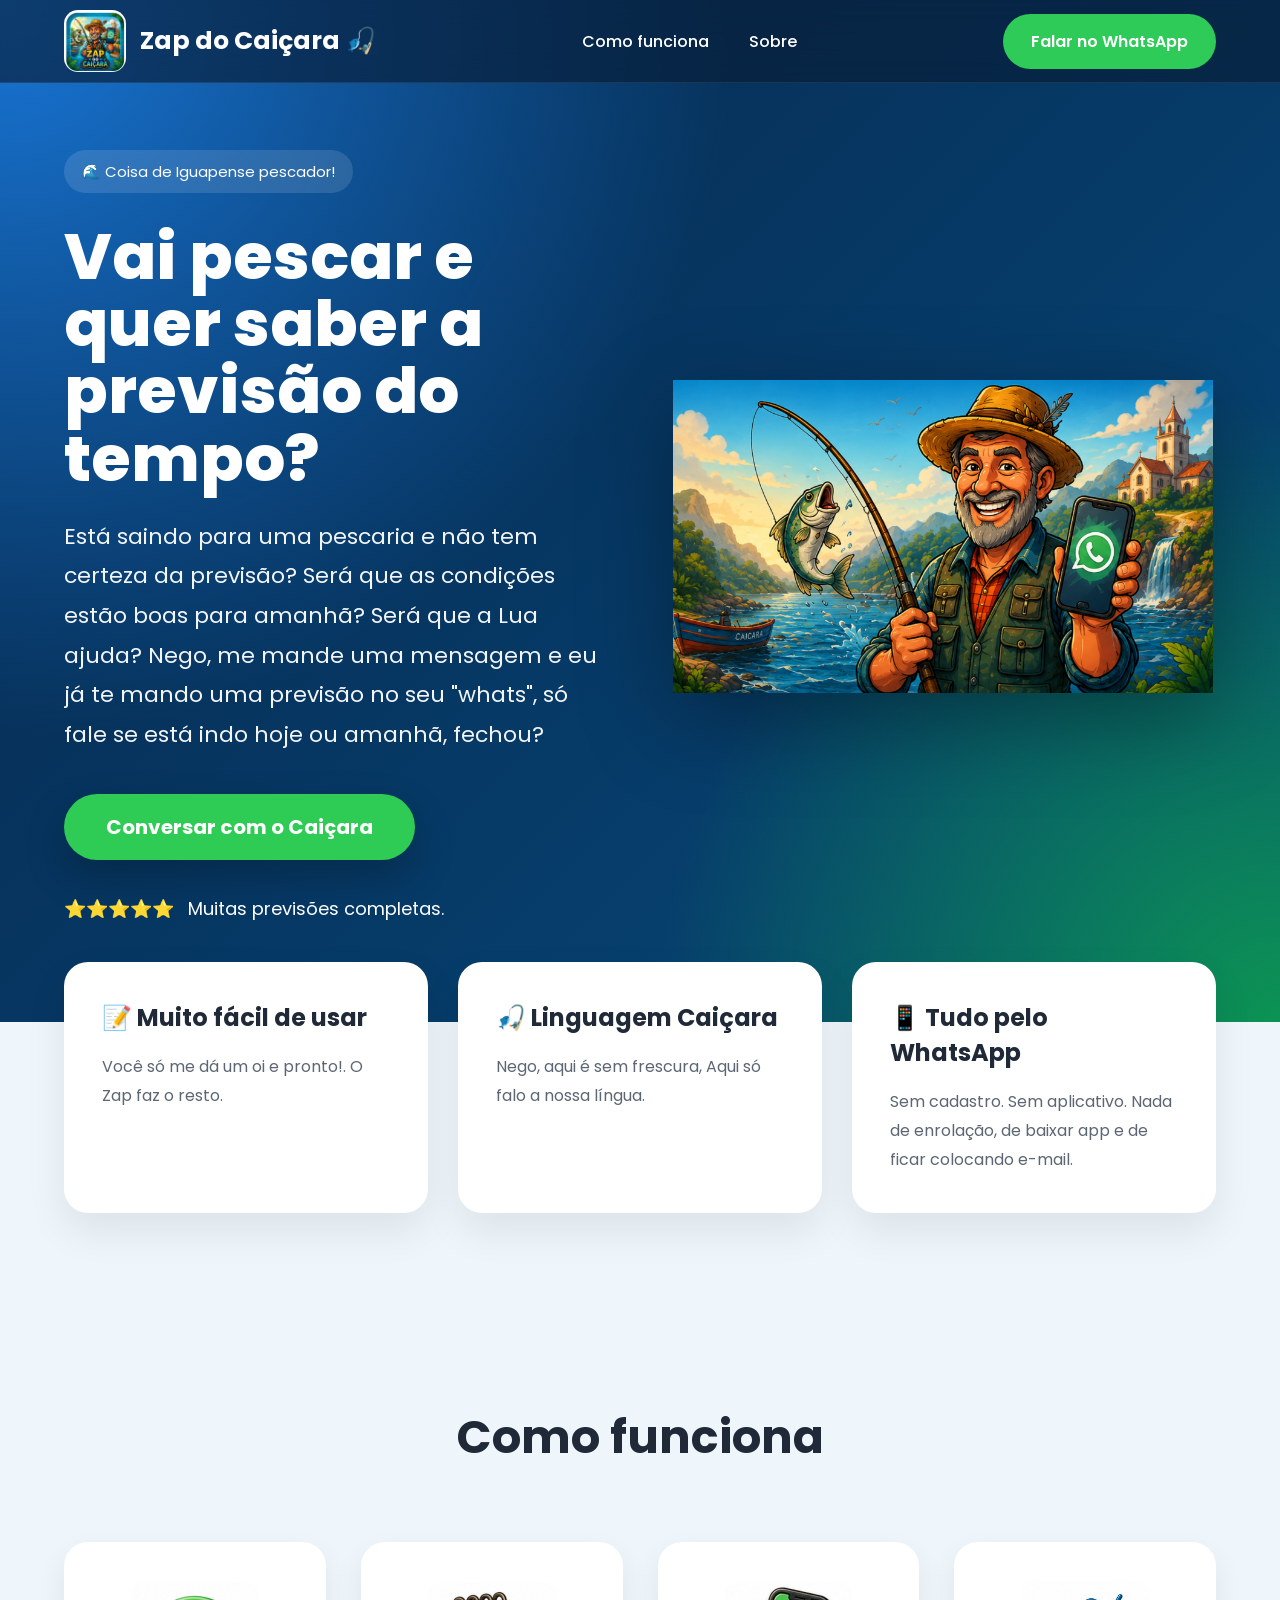
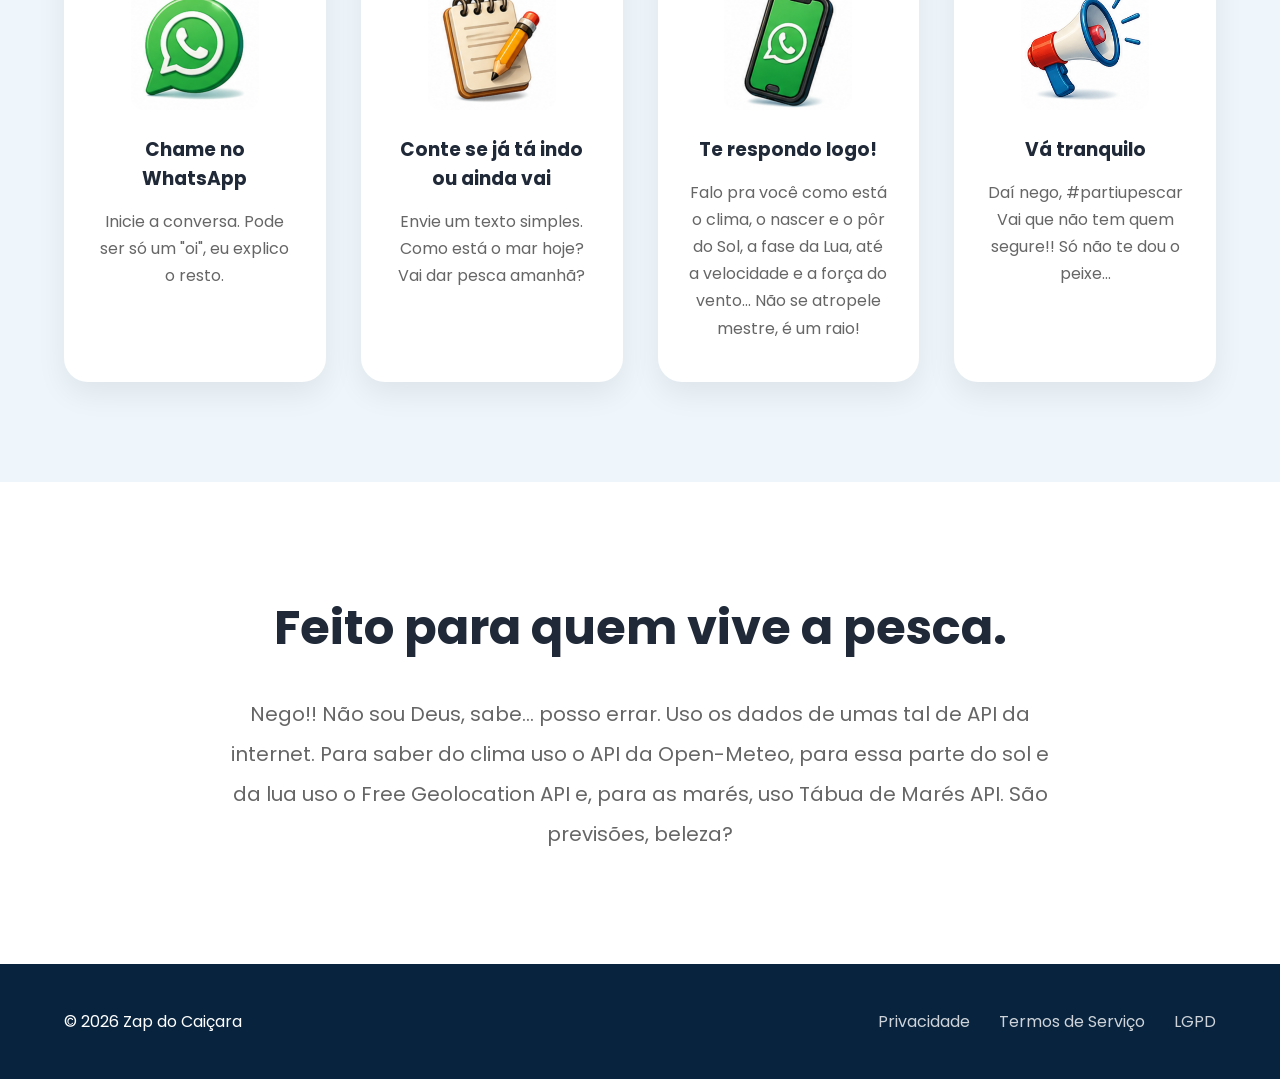
<file: index.html>
<!DOCTYPE html>
<html lang="pt-BR">

<head>

    <meta charset="UTF-8">
    <meta name="viewport" content="width=device-width, initial-scale=1.0">

    <title>Zap do Caiçara</title>

    <link rel="stylesheet" href="style.css">
    <link rel="stylesheet" href="responsive.css">

    <link rel="preconnect" href="https://fonts.googleapis.com">
    <link rel="preconnect" href="https://fonts.gstatic.com" crossorigin>

    <link href="https://fonts.googleapis.com/css2?family=Poppins:wght@300;400;500;600;700;800&display=swap" rel="stylesheet">

</head>

<body>

<header>

    <div class="container">

        <a class="logo">

            <img src="logo.png" alt="">

            <span>Zap do Caiçara 🎣</span>

        </a>

        <nav>

            <a href="#como-funciona">Como funciona</a>
            <a href="#sobre">Sobre</a>

        </nav>

        <a class="btn-topo"
           href="https://wa.me/5513920053318?text=Oi%20Cai%C3%A7ara%21"
           target="_blank">

            Falar no WhatsApp

        </a>

    </div>

</header>

<section class="hero">

    <div class="container hero-grid">

        <div class="hero-texto">

            <span class="tag">
                🌊 Coisa de Iguapense pescador!
            </span>

            <h1>

                Vai pescar e quer saber a previsão do tempo?

            </h1>

            <p>

                Está saindo para uma pescaria e não tem certeza da previsão? 
                Será que as condições estão boas para amanhã? Será que a Lua ajuda?
                Nego, me mande uma mensagem e eu já te mando uma previsão no seu "whats", 
                só fale se está indo hoje ou amanhã, fechou?

            </p>

            <a class="btn-principal"
               href="https://wa.me/5513920053318?text=Oi%20Cai%C3%A7ara%21"
               target="_blank">

                Conversar com o Caiçara

            </a>

            <div class="avaliacao">

                ⭐⭐⭐⭐⭐

                <span>Muitas previsões completas.</span>

            </div>

        </div>

        <div class="hero-img">

            <img src="hero.png" alt="">

        </div>

    </div>

</section>

<section
id="vantagens"
class="beneficios">

<div class="container">

<div class="card">

<h3>📝 Muito fácil de usar</h3>

<p>

Você só me dá um oi e pronto!.

O Zap faz o resto.

</p>

</div>

<div class="card">

<h3>🎣 Linguagem Caiçara</h3>

<p>

Nego, aqui é sem frescura, Aqui só falo a nossa língua.

</p>

</div>

<div class="card">

<h3>📱 Tudo pelo WhatsApp</h3>

<p>

Sem cadastro.

Sem aplicativo.

Nada de enrolação, de baixar app e de ficar colocando e-mail.

</p>

</div>

</div>

</section>

<section
id="como-funciona"
class="passos">

<div class="container">

<h2>Como funciona</h2>

<div class="linha-passos">

<div class="passo">

<div class="icone">

        <a class="logo1">

            <img src="icon-whatsapp.png" alt="">

        </a>

</div>

<h3>Chame no WhatsApp</h3>

<p>

Inicie a conversa.
Pode ser só um "oi", eu explico o resto.

</p>

</div>

<div class="passo">

<div class="icone">

    <a class="logo1">

            <img src="icon-historia.png" alt="">

    </a>

</div>

<h3>Conte se já tá indo ou ainda vai</h3>

<p>

Envie um texto simples.
Como está o mar hoje?
Vai dar pesca amanhã?

</p>

</div>

<div class="passo">

<div class="icone">

    <a class="logo1">

            <img src="icon-celular.png" alt="">

    </a>

</div>

<h3>Te respondo logo!</h3>

<p>

Falo pra você como está o clima,
o nascer e o pôr do Sol, a fase da Lua, até 
a velocidade e a força do vento...
Não se atropele mestre, é um raio!

</p>

</div>

<div class="passo">

<div class="icone">

    <a class="logo1">

            <img src="icon-publicar.png" alt="">

    </a>

</div>

<h3>Vá tranquilo</h3>

<p>

Daí nego, #partiupescar
Vai que não tem quem segure!!
Só não te dou o peixe...
</p>

</div>

</div>

</div>

</section>

<section
id="sobre"
class="sobre">

<div class="container">

<h2>Feito para quem vive a pesca.</h2>

<p>

Nego!! Não sou Deus, sabe... posso errar. 
Uso os dados de umas tal de API da internet. Para saber do clima uso o API da Open-Meteo,
para essa parte do sol e da lua uso o Free Geolocation API e, para as marés, uso Tábua de Marés API.
São previsões, beleza?

</p>

</div>

</section>

<footer>

<div class="container">

<p>

© 2026 Zap do Caiçara

</p>

<div>

<a href="https://karlynhosgouveia-glitch.github.io/zapdocaicara/privacy.html">Privacidade</a>

<a href="https://karlynhosgouveia-glitch.github.io/zapdocaicara/termosdeservico.html">Termos de Serviço</a>

<a href="https://karlynhosgouveia-glitch.github.io/zapdocaicara/exclusaodedados">LGPD</a>

</div>

</div>

</footer>

<script src="script.js"></script>

</body>

</html>
</file>
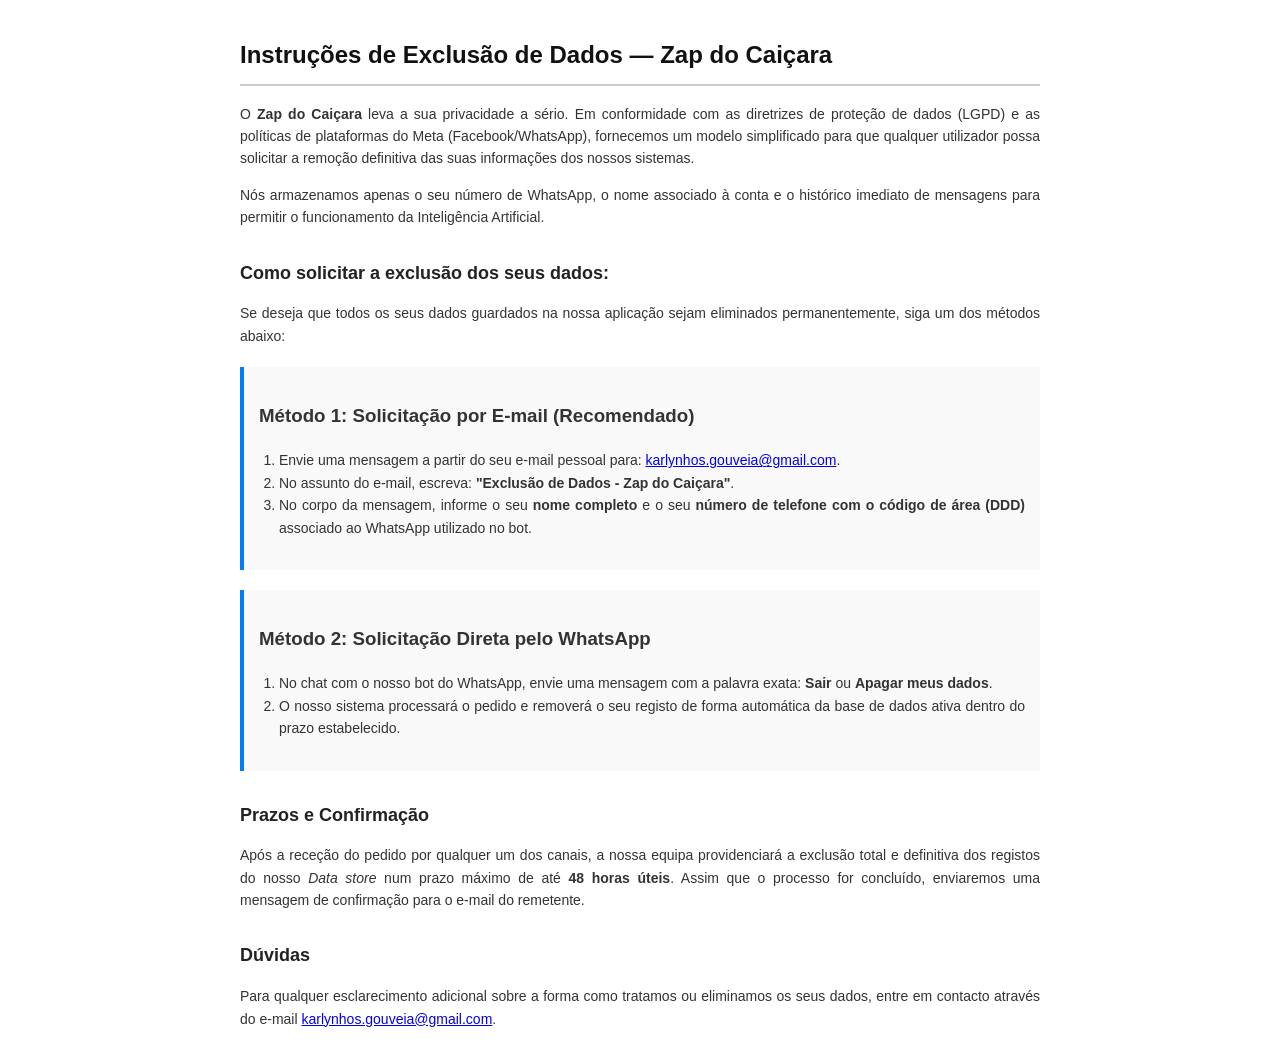
<file: exclusaodedados.html>
<!DOCTYPE html>
<html lang="pt-BR">
<head>
    <meta charset="UTF-8">
    <meta name="viewport" content="width=device-width, initial-scale=1.0">
    <title>Instruções de Exclusão de Dados - Zap do Caiçara</title>
    <style>
        body {
            font-family: Arial, sans-serif;
            line-height: 1.6;
            color: #333;
            max-width: 800px;
            margin: 0 auto;
            padding: 20px;
        }
        h1 {
            color: #111;
            font-size: 24px;
            border-bottom: 2px solid #ccc;
            padding-bottom: 10px;
        }
        h2 {
            color: #222;
            font-size: 18px;
            margin-top: 30px;
        }
        p, li {
            font-size: 14px;
            text-align: justify;
        }
        ol, ul {
            padding-left: 20px;
        }
        .container-box {
            background-color: #f9f9f9;
            border-left: 4px solid #007bff;
            padding: 15px;
            margin: 20px 0;
        }
    </style>
</head>
<body>

    <h1>Instruções de Exclusão de Dados — Zap do Caiçara</h1>

    <p>O <strong>Zap do Caiçara</strong> leva a sua privacidade a sério. Em conformidade com as diretrizes de proteção de dados (LGPD) e as políticas de plataformas do Meta (Facebook/WhatsApp), fornecemos um modelo simplificado para que qualquer utilizador possa solicitar a remoção definitiva das suas informações dos nossos sistemas.</p>
    
    <p>Nós armazenamos apenas o seu número de WhatsApp, o nome associado à conta e o histórico imediato de mensagens para permitir o funcionamento da Inteligência Artificial.</p>

    <h2>Como solicitar a exclusão dos seus dados:</h2>
    <p>Se deseja que todos os seus dados guardados na nossa aplicação sejam eliminados permanentemente, siga um dos métodos abaixo:</p>

    <div class="container-box">
        <h3>Método 1: Solicitação por E-mail (Recomendado)</h3>
        <ol>
            <li>Envie uma mensagem a partir do seu e-mail pessoal para: <a href="mailto:karlynhos.gouveia@gmail.com">karlynhos.gouveia@gmail.com</a>.</li>
            <li>No assunto do e-mail, escreva: <strong>"Exclusão de Dados - Zap do Caiçara"</strong>.</li>
            <li>No corpo da mensagem, informe o seu <strong>nome completo</strong> e o seu <strong>número de telefone com o código de área (DDD)</strong> associado ao WhatsApp utilizado no bot.</li>
        </ol>
    </div>

    <div class="container-box">
        <h3>Método 2: Solicitação Direta pelo WhatsApp</h3>
        <ol>
            <li>No chat com o nosso bot do WhatsApp, envie uma mensagem com a palavra exata: <strong>Sair</strong> ou <strong>Apagar meus dados</strong>.</li>
            <li>O nosso sistema processará o pedido e removerá o seu registo de forma automática da base de dados ativa dentro do prazo estabelecido.</li>
        </ol>
    </div>

    <h2>Prazos e Confirmação</h2>
    <p>Após a receção do pedido por qualquer um dos canais, a nossa equipa providenciará a exclusão total e definitiva dos registos do nosso <em>Data store</em> num prazo máximo de até <strong>48 horas úteis</strong>. Assim que o processo for concluído, enviaremos uma mensagem de confirmação para o e-mail do remetente.</p>

    <h2>Dúvidas</h2>
    <p>Para qualquer esclarecimento adicional sobre a forma como tratamos ou eliminamos os seus dados, entre em contacto através do e-mail <a href="mailto:karlynhos.gouveia@gmail.com">karlynhos.gouveia@gmail.com</a>.</p>

</body>
</html>
</file>
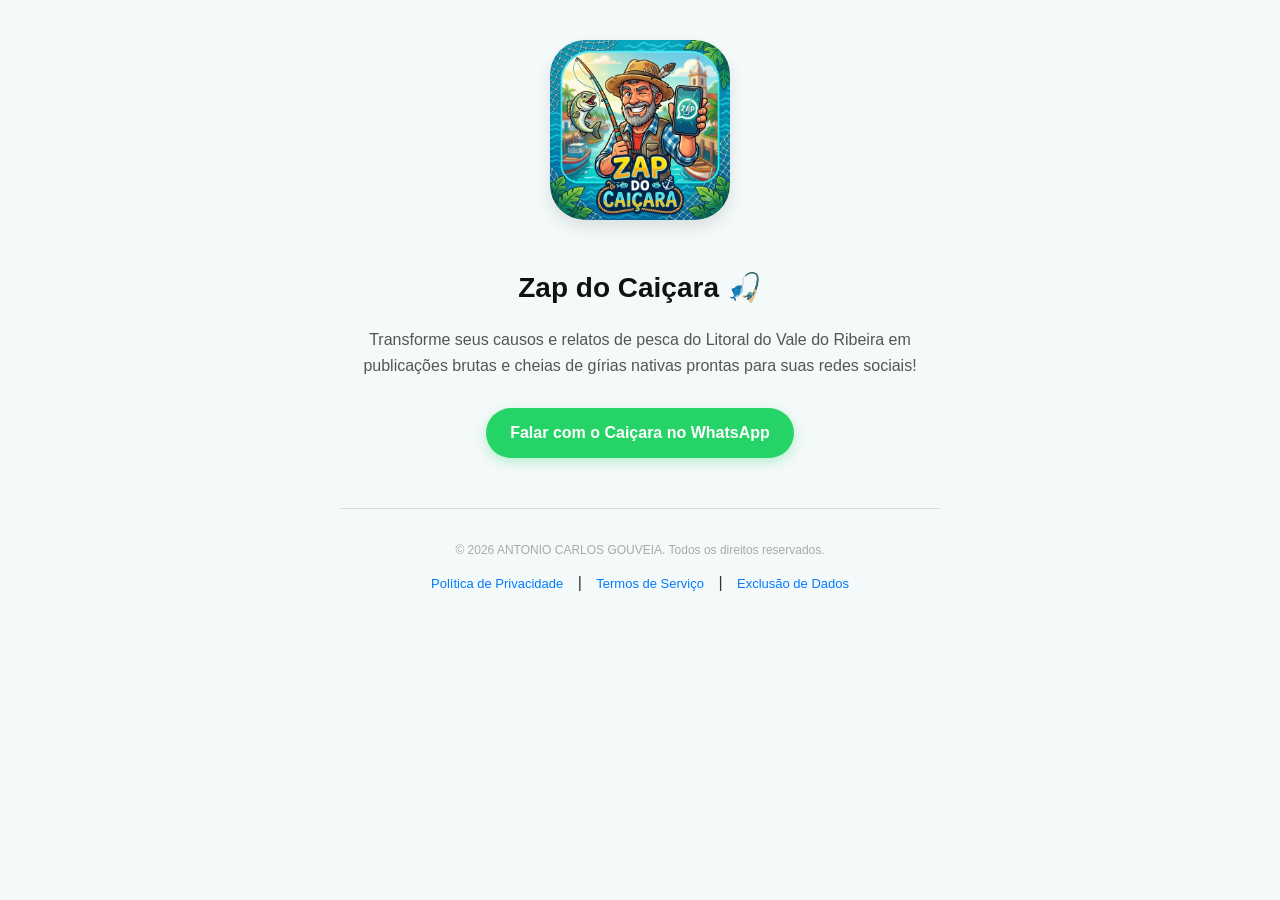
<file: index2.html>
<!DOCTYPE html>
<html lang="pt-BR">
<head>
    <meta charset="UTF-8">
    <meta name="viewport" content="width=device-width, initial-scale=1.0">
    <title>Zap do Caiçara - O Bot de Pesca do Vale do Ribeira</title>
    <style>
        body {
            font-family: Arial, sans-serif;
            line-height: 1.6;
            color: #333;
            max-width: 600px;
            margin: 0 auto;
            padding: 40px 20px;
            text-align: center;
            background-color: #f4f9f9;
        }
        .app-icon {
            width: 180px;
            height: 180px;
            border-radius: 35px;
            box-shadow: 0 8px 16px rgba(0,0,0,0.1);
            margin-bottom: 20px;
        }
        h1 {
            color: #111;
            font-size: 28px;
            margin-bottom: 10px;
        }
        p {
            font-size: 16px;
            color: #555;
            margin-bottom: 30px;
        }
        .btn-whatsapp {
            display: inline-block;
            background-color: #25D366;
            color: white;
            padding: 12px 24px;
            border-radius: 50px;
            text-decoration: none;
            font-weight: bold;
            font-size: 16px;
            box-shadow: 0 4px 12px rgba(37, 211, 102, 0.3);
            transition: transform 0.2s;
        }
        .btn-whatsapp:hover {
            transform: scale(1.05);
        }
        footer {
            margin-top: 50px;
            border-top: 1px solid #ddd;
            padding-top: 20px;
        }
        footer a {
            color: #007bff;
            text-decoration: none;
            margin: 0 10px;
            font-size: 13px;
        }
        footer a:hover {
            text-decoration: underline;
        }
    </style>
</head>
<body>

    <!-- Ícone Oficial do Aplicativo hospedado no seu próprio repositório -->
    <img src="zap do caiçara.png" alt="Zap do Caiçara" class="app-icon">

    <h1>Zap do Caiçara 🎣</h1>
    <p>Transforme seus causos e relatos de pesca do Litoral do Vale do Ribeira em publicações brutas e cheias de gírias nativas prontas para suas redes sociais!</p>

    <!-- Botão opcional para iniciar o bot diretamente (substitua o link pelo link do seu número se quiser) -->
    <a href="https://wa.me/13920053318" target="_blank" class="btn-whatsapp">Falar com o Caiçara no WhatsApp</a>

    <footer>
        <p style="font-size: 12px; color: #aaa; margin-bottom: 10px;">&copy; 2026 ANTONIO CARLOS GOUVEIA. Todos os direitos reservados.</p>
        <a href="privacy.html">Política de Privacidade</a> | 
        <a href="termosdeservico.html">Termos de Serviço</a> | 
        <a href="exclusaodedados.html">Exclusão de Dados</a>
    </footer>

</body>
</html>
</file>
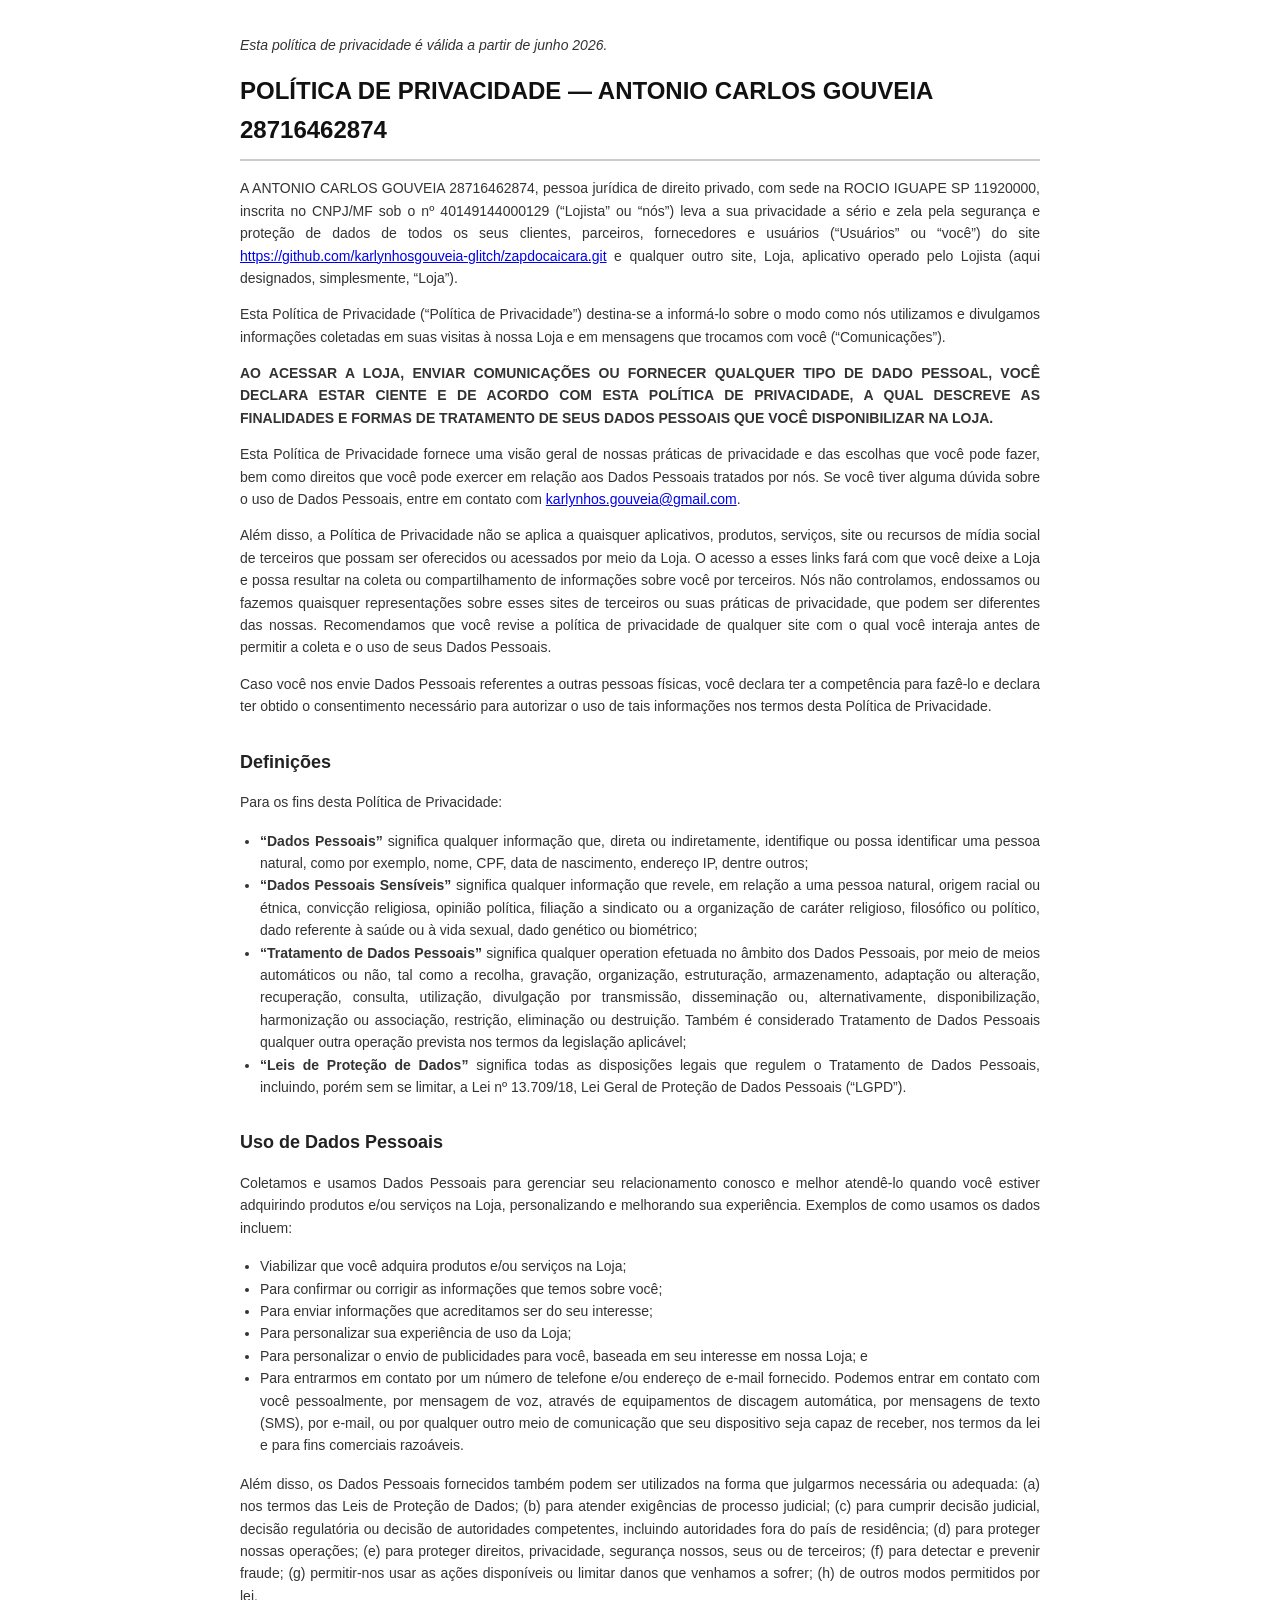
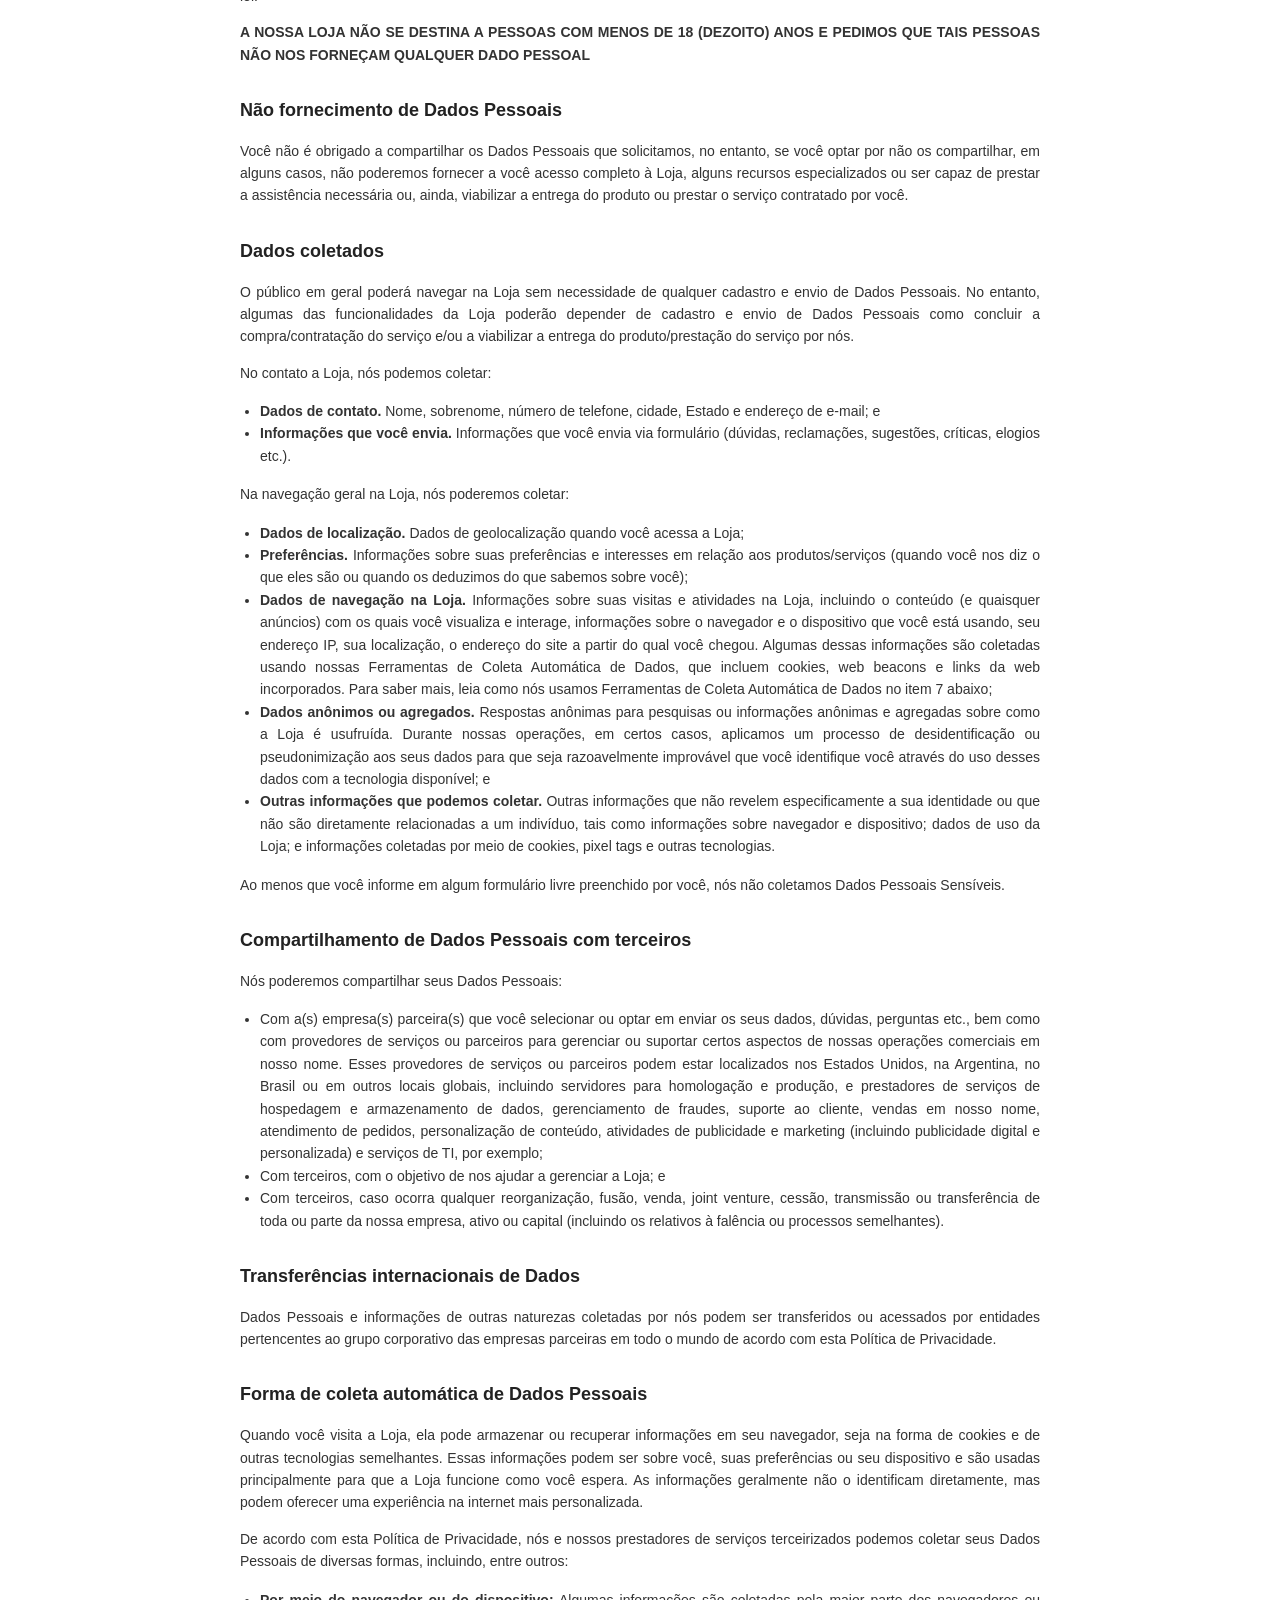
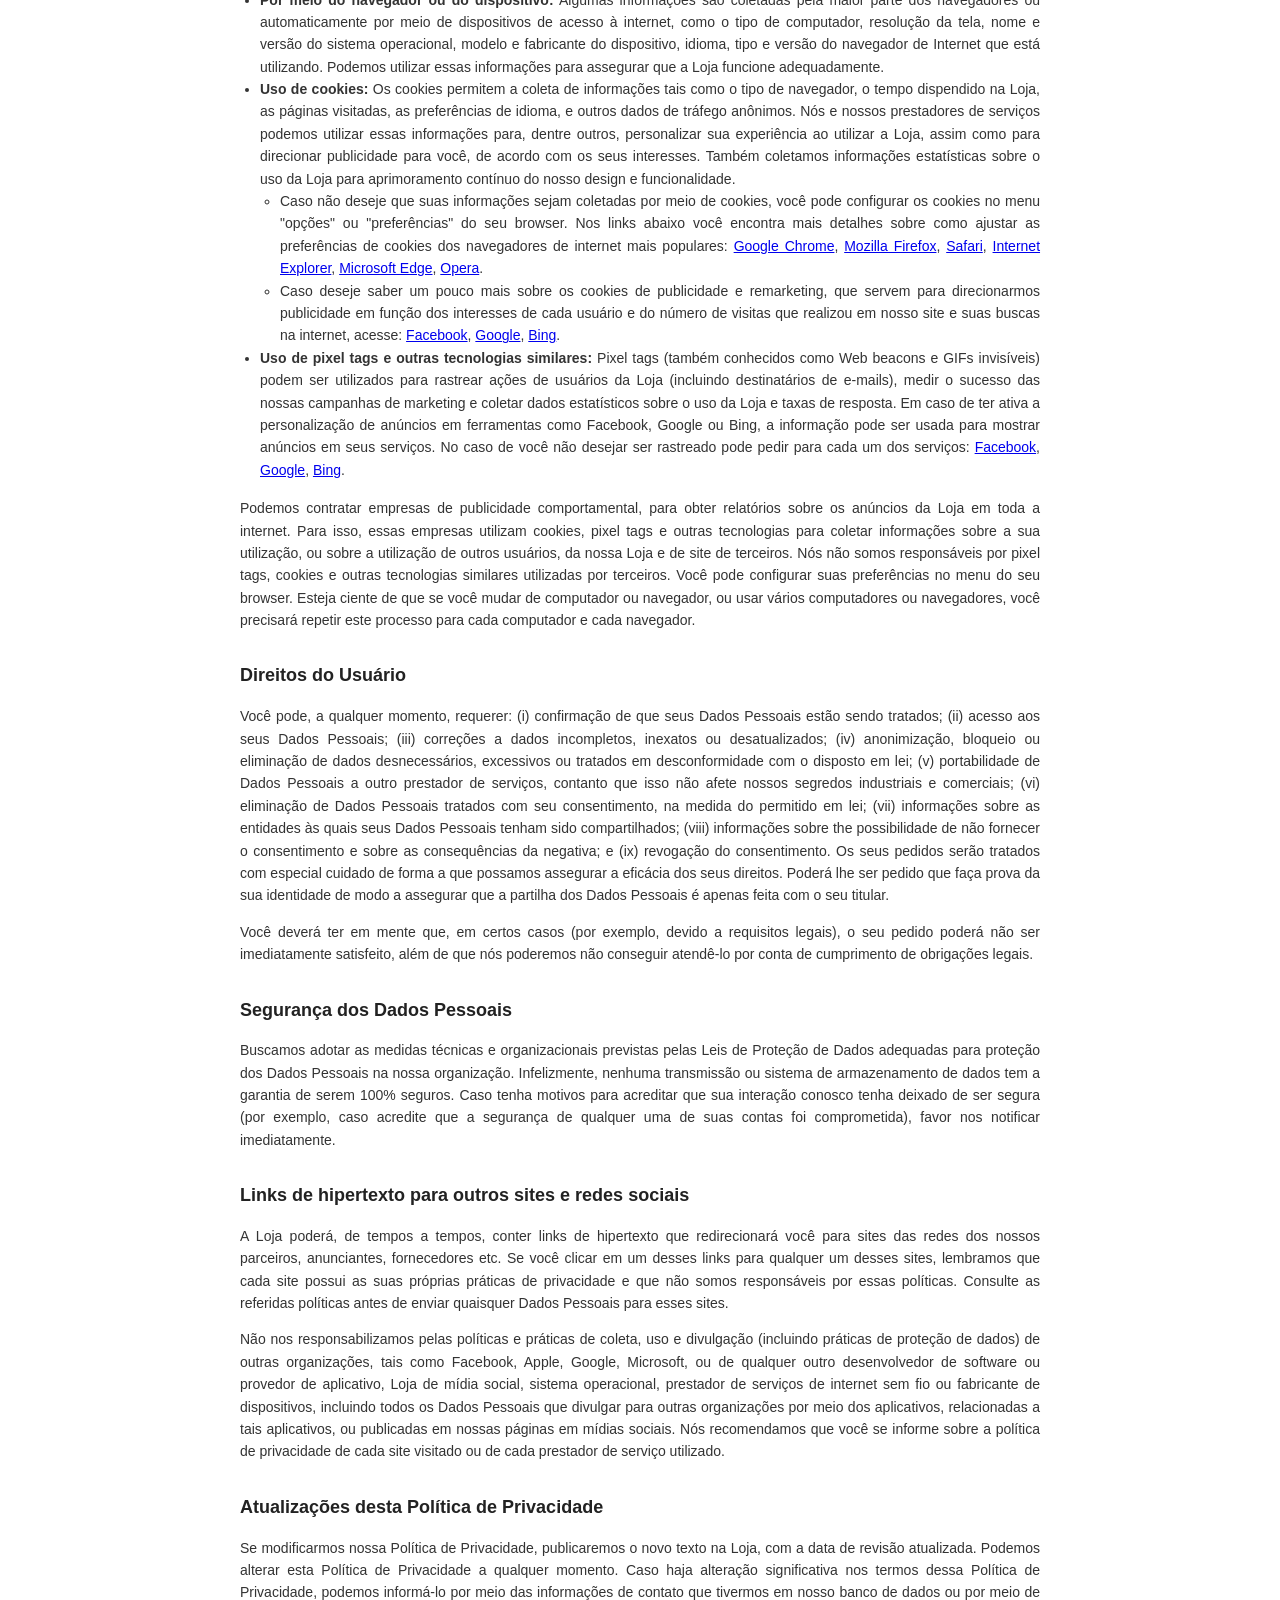
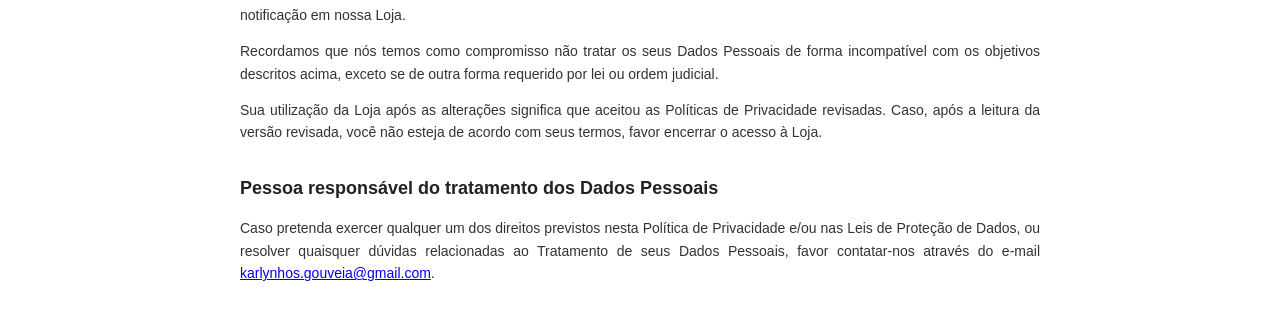
<file: privacy.html>
<!DOCTYPE html>
<html lang="pt-BR">
<head>
    <meta charset="UTF-8">
    <meta name="viewport" content="width=device-width, initial-scale=1.0">
    <title>Política de Privacidade - Zap do Caiçara</title>
    <style>
        body {
            font-family: Arial, sans-serif;
            line-height: 1.6;
            color: #333;
            max-width: 800px;
            margin: 0 auto;
            padding: 20px;
        }
        h1 {
            color: #111;
            font-size: 24px;
            border-bottom: 2px solid #ccc;
            padding-bottom: 10px;
        }
        h2 {
            color: #222;
            font-size: 18px;
            margin-top: 30px;
        }
        p, li {
            font-size: 14px;
            text-align: justify;
        }
        ul {
            padding-left: 20px;
        }
        .highlight {
            font-weight: bold;
            text-transform: uppercase;
        }
    </style>
</head>
<body>

    <p><em>Esta política de privacidade é válida a partir de junho 2026.</em></p>

    <h1>POLÍTICA DE PRIVACIDADE — ANTONIO CARLOS GOUVEIA 28716462874</h1>

    <p>A ANTONIO CARLOS GOUVEIA 28716462874, pessoa jurídica de direito privado, com sede na ROCIO IGUAPE SP 11920000, inscrita no CNPJ/MF sob o nº 40149144000129 (“Lojista” ou “nós”) leva a sua privacidade a sério e zela pela segurança e proteção de dados de todos os seus clientes, parceiros, fornecedores e usuários (“Usuários” ou “você”) do site <a href="https://github.com/karlynhosgouveia-glitch/zapdocaicara.git" target="_blank">https://github.com/karlynhosgouveia-glitch/zapdocaicara.git</a> e qualquer outro site, Loja, aplicativo operado pelo Lojista (aqui designados, simplesmente, “Loja”).</p>

    <p>Esta Política de Privacidade (“Política de Privacidade”) destina-se a informá-lo sobre o modo como nós utilizamos e divulgamos informações coletadas em suas visitas à nossa Loja e em mensagens que trocamos com você (“Comunicações”).</p>

    <p class="highlight">AO ACESSAR A LOJA, ENVIAR COMUNICAÇÕES OU FORNECER QUALQUER TIPO DE DADO PESSOAL, VOCÊ DECLARA ESTAR CIENTE E DE ACORDO COM ESTA POLÍTICA DE PRIVACIDADE, A QUAL DESCREVE AS FINALIDADES E FORMAS DE TRATAMENTO DE SEUS DADOS PESSOAIS QUE VOCÊ DISPONIBILIZAR NA LOJA.</p>

    <p>Esta Política de Privacidade fornece uma visão geral de nossas práticas de privacidade e das escolhas que você pode fazer, bem como direitos que você pode exercer em relação aos Dados Pessoais tratados por nós. Se você tiver alguma dúvida sobre o uso de Dados Pessoais, entre em contato com <a href="mailto:karlynhos.gouveia@gmail.com">karlynhos.gouveia@gmail.com</a>.</p>

    <p>Além disso, a Política de Privacidade não se aplica a quaisquer aplicativos, produtos, serviços, site ou recursos de mídia social de terceiros que possam ser oferecidos ou acessados por meio da Loja. O acesso a esses links fará com que você deixe a Loja e possa resultar na coleta ou compartilhamento de informações sobre você por terceiros. Nós não controlamos, endossamos ou fazemos quaisquer representações sobre esses sites de terceiros ou suas práticas de privacidade, que podem ser diferentes das nossas. Recomendamos que você revise a política de privacidade de qualquer site com o qual você interaja antes de permitir a coleta e o uso de seus Dados Pessoais.</p>

    <p>Caso você nos envie Dados Pessoais referentes a outras pessoas físicas, você declara ter a competência para fazê-lo e declara ter obtido o consentimento necessário para autorizar o uso de tais informações nos termos desta Política de Privacidade.</p>

    <h2>Definições</h2>
    <p>Para os fins desta Política de Privacidade:</p>
    <ul>
        <li><strong>“Dados Pessoais”</strong> significa qualquer informação que, direta ou indiretamente, identifique ou possa identificar uma pessoa natural, como por exemplo, nome, CPF, data de nascimento, endereço IP, dentre outros;</li>
        <li><strong>“Dados Pessoais Sensíveis”</strong> significa qualquer informação que revele, em relação a uma pessoa natural, origem racial ou étnica, convicção religiosa, opinião política, filiação a sindicato ou a organização de caráter religioso, filosófico ou político, dado referente à saúde ou à vida sexual, dado genético ou biométrico;</li>
        <li><strong>“Tratamento de Dados Pessoais”</strong> significa qualquer operation efetuada no âmbito dos Dados Pessoais, por meio de meios automáticos ou não, tal como a recolha, gravação, organização, estruturação, armazenamento, adaptação ou alteração, recuperação, consulta, utilização, divulgação por transmissão, disseminação ou, alternativamente, disponibilização, harmonização ou associação, restrição, eliminação ou destruição. Também é considerado Tratamento de Dados Pessoais qualquer outra operação prevista nos termos da legislação aplicável;</li>
        <li><strong>“Leis de Proteção de Dados”</strong> significa todas as disposições legais que regulem o Tratamento de Dados Pessoais, incluindo, porém sem se limitar, a Lei nº 13.709/18, Lei Geral de Proteção de Dados Pessoais (“LGPD”).</li>
    </ul>

    <h2>Uso de Dados Pessoais</h2>
    <p>Coletamos e usamos Dados Pessoais para gerenciar seu relacionamento conosco e melhor atendê-lo quando você estiver adquirindo produtos e/ou serviços na Loja, personalizando e melhorando sua experiência. Exemplos de como usamos os dados incluem:</p>
    <ul>
        <li>Viabilizar que você adquira produtos e/ou serviços na Loja;</li>
        <li>Para confirmar ou corrigir as informações que temos sobre você;</li>
        <li>Para enviar informações que acreditamos ser do seu interesse;</li>
        <li>Para personalizar sua experiência de uso da Loja;</li>
        <li>Para personalizar o envio de publicidades para você, baseada em seu interesse em nossa Loja; e</li>
        <li>Para entrarmos em contato por um número de telefone e/ou endereço de e-mail fornecido. Podemos entrar em contato com você pessoalmente, por mensagem de voz, através de equipamentos de discagem automática, por mensagens de texto (SMS), por e-mail, ou por qualquer outro meio de comunicação que seu dispositivo seja capaz de receber, nos termos da lei e para fins comerciais razoáveis.</li>
    </ul>
    <p>Além disso, os Dados Pessoais fornecidos também podem ser utilizados na forma que julgarmos necessária ou adequada: (a) nos termos das Leis de Proteção de Dados; (b) para atender exigências de processo judicial; (c) para cumprir decisão judicial, decisão regulatória ou decisão de autoridades competentes, incluindo autoridades fora do país de residência; (d) para proteger nossas operações; (e) para proteger direitos, privacidade, segurança nossos, seus ou de terceiros; (f) para detectar e prevenir fraude; (g) permitir-nos usar as ações disponíveis ou limitar danos que venhamos a sofrer; (h) de outros modos permitidos por lei.</p>

    <p class="highlight">A NOSSA LOJA NÃO SE DESTINA A PESSOAS COM MENOS DE 18 (DEZOITO) ANOS E PEDIMOS QUE TAIS PESSOAS NÃO NOS FORNEÇAM QUALQUER DADO PESSOAL</p>

    <h2>Não fornecimento de Dados Pessoais</h2>
    <p>Você não é obrigado a compartilhar os Dados Pessoais que solicitamos, no entanto, se você optar por não os compartilhar, em alguns casos, não poderemos fornecer a você acesso completo à Loja, alguns recursos especializados ou ser capaz de prestar a assistência necessária ou, ainda, viabilizar a entrega do produto ou prestar o serviço contratado por você.</p>

    <h2>Dados coletados</h2>
    <p>O público em geral poderá navegar na Loja sem necessidade de qualquer cadastro e envio de Dados Pessoais. No entanto, algumas das funcionalidades da Loja poderão depender de cadastro e envio de Dados Pessoais como concluir a compra/contratação do serviço e/ou a viabilizar a entrega do produto/prestação do serviço por nós.</p>
    <p>No contato a Loja, nós podemos coletar:</p>
    <ul>
        <li><strong>Dados de contato.</strong> Nome, sobrenome, número de telefone, cidade, Estado e endereço de e-mail; e</li>
        <li><strong>Informações que você envia.</strong> Informações que você envia via formulário (dúvidas, reclamações, sugestões, críticas, elogios etc.).</li>
    </ul>

    <p>Na navegação geral na Loja, nós poderemos coletar:</p>
    <ul>
        <li><strong>Dados de localização.</strong> Dados de geolocalização quando você acessa a Loja;</li>
        <li><strong>Preferências.</strong> Informações sobre suas preferências e interesses em relação aos produtos/serviços (quando você nos diz o que eles são ou quando os deduzimos do que sabemos sobre você);</li>
        <li><strong>Dados de navegação na Loja.</strong> Informações sobre suas visitas e atividades na Loja, incluindo o conteúdo (e quaisquer anúncios) com os quais você visualiza e interage, informações sobre o navegador e o dispositivo que você está usando, seu endereço IP, sua localização, o endereço do site a partir do qual você chegou. Algumas dessas informações são coletadas usando nossas Ferramentas de Coleta Automática de Dados, que incluem cookies, web beacons e links da web incorporados. Para saber mais, leia como nós usamos Ferramentas de Coleta Automática de Dados no item 7 abaixo;</li>
        <li><strong>Dados anônimos ou agregados.</strong> Respostas anônimas para pesquisas ou informações anônimas e agregadas sobre como a Loja é usufruída. Durante nossas operações, em certos casos, aplicamos um processo de desidentificação ou pseudonimização aos seus dados para que seja razoavelmente improvável que você identifique você através do uso desses dados com a tecnologia disponível; e</li>
        <li><strong>Outras informações que podemos coletar.</strong> Outras informações que não revelem especificamente a sua identidade ou que não são diretamente relacionadas a um indivíduo, tais como informações sobre navegador e dispositivo; dados de uso da Loja; e informações coletadas por meio de cookies, pixel tags e outras tecnologias.</li>
    </ul>
    <p>Ao menos que você informe em algum formulário livre preenchido por você, nós não coletamos Dados Pessoais Sensíveis.</p>

    <h2>Compartilhamento de Dados Pessoais com terceiros</h2>
    <p>Nós poderemos compartilhar seus Dados Pessoais:</p>
    <ul>
        <li>Com a(s) empresa(s) parceira(s) que você selecionar ou optar em enviar os seus dados, dúvidas, perguntas etc., bem como com provedores de serviços ou parceiros para gerenciar ou suportar certos aspectos de nossas operações comerciais em nosso nome. Esses provedores de serviços ou parceiros podem estar localizados nos Estados Unidos, na Argentina, no Brasil ou em outros locais globais, incluindo servidores para homologação e produção, e prestadores de serviços de hospedagem e armazenamento de dados, gerenciamento de fraudes, suporte ao cliente, vendas em nosso nome, atendimento de pedidos, personalização de conteúdo, atividades de publicidade e marketing (incluindo publicidade digital e personalizada) e serviços de TI, por exemplo;</li>
        <li>Com terceiros, com o objetivo de nos ajudar a gerenciar a Loja; e</li>
        <li>Com terceiros, caso ocorra qualquer reorganização, fusão, venda, joint venture, cessão, transmissão ou transferência de toda ou parte da nossa empresa, ativo ou capital (incluindo os relativos à falência ou processos semelhantes).</li>
    </ul>

    <h2>Transferências internacionais de Dados</h2>
    <p>Dados Pessoais e informações de outras naturezas coletadas por nós podem ser transferidos ou acessados por entidades pertencentes ao grupo corporativo das empresas parceiras em todo o mundo de acordo com esta Política de Privacidade.</p>

    <h2>Forma de coleta automática de Dados Pessoais</h2>
    <p>Quando você visita a Loja, ela pode armazenar ou recuperar informações em seu navegador, seja na forma de cookies e de outras tecnologias semelhantes. Essas informações podem ser sobre você, suas preferências ou seu dispositivo e são usadas principalmente para que a Loja funcione como você espera. As informações geralmente não o identificam diretamente, mas podem oferecer uma experiência na internet mais personalizada.</p>
    <p>De acordo com esta Política de Privacidade, nós e nossos prestadores de serviços terceirizados podemos coletar seus Dados Pessoais de diversas formas, incluindo, entre outros:</p>
    <ul>
        <li><strong>Por meio do navegador ou do dispositivo:</strong> Algumas informações são coletadas pela maior parte dos navegadores ou automaticamente por meio de dispositivos de acesso à internet, como o tipo de computador, resolução da tela, nome e versão do sistema operacional, modelo e fabricante do dispositivo, idioma, tipo e versão do navegador de Internet que está utilizando. Podemos utilizar essas informações para assegurar que a Loja funcione adequadamente.</li>
        <li><strong>Uso de cookies:</strong> Os cookies permitem a coleta de informações tais como o tipo de navegador, o tempo dispendido na Loja, as páginas visitadas, as preferências de idioma, e outros dados de tráfego anônimos. Nós e nossos prestadores de serviços podemos utilizar essas informações para, dentre outros, personalizar sua experiência ao utilizar a Loja, assim como para direcionar publicidade para você, de acordo com os seus interesses. Também coletamos informações estatísticas sobre o uso da Loja para aprimoramento contínuo do nosso design e funcionalidade.
            <ul>
                <li>Caso não deseje que suas informações sejam coletadas por meio de cookies, você pode configurar os cookies no menu "opções" ou "preferências" do seu browser. Nos links abaixo você encontra mais detalhes sobre como ajustar as preferências de cookies dos navegadores de internet mais populares:
                    <a href="https://support.google.com/chrome/answer/95647" target="_blank">Google Chrome</a>, 
                    <a href="https://support.mozilla.org/pt-BR/kb/gerencie-configuracoes-de-armazenamento-local-de-sites" target="_blank">Mozilla Firefox</a>, 
                    <a href="https://support.apple.com/pt-br/guide/safari/sfri11471/mac" target="_blank">Safari</a>, 
                    <a href="https://support.microsoft.com/pt-br/windows/excluir-e-gerenciar-cookies-168dab11-0753-043d-7c16-ede5947fc64d" target="_blank">Internet Explorer</a>, 
                    <a href="https://support.microsoft.com/pt-br/microsoft-edge/excluir-cookies-no-microsoft-edge-63ac83d1-2ea9-95fc-12ac-12c22897b947" target="_blank">Microsoft Edge</a>, 
                    <a href="https://blogs.opera.com/news/2015/08/how-to-manage-cookies-in-opera/" target="_blank">Opera</a>.
                </li>
                <li>Caso deseje saber um pouco mais sobre os cookies de publicidade e remarketing, que servem para direcionarmos publicidade em função dos interesses de cada usuário e do número de visitas que realizou em nosso site e suas buscas na internet, acesse:
                    <a href="https://www.facebook.com/privacy/policies/cookies/" target="_blank">Facebook</a>, 
                    <a href="https://policies.google.com/technologies/cookies" target="_blank">Google</a>, 
                    <a href="https://about.ads.microsoft.com/pt-br/recursos/politicas/politicas-de-privacidade-e-de-dados" target="_blank">Bing</a>.
                </li>
            </ul>
        </li>
        <li><strong>Uso de pixel tags e outras tecnologias similares:</strong> Pixel tags (também conhecidos como Web beacons e GIFs invisíveis) podem ser utilizados para rastrear ações de usuários da Loja (incluindo destinatários de e-mails), medir o sucesso das nossas campanhas de marketing e coletar dados estatísticos sobre o uso da Loja e taxas de resposta. Em caso de ter ativa a personalização de anúncios em ferramentas como Facebook, Google ou Bing, a informação pode ser usada para mostrar anúncios em seus serviços. No caso de você não desejar ser rastreado pode pedir para cada um dos serviços:
            <a href="https://www.facebook.com/ads/preferences/" target="_blank">Facebook</a>, 
            <a href="https://adssettings.google.com/" target="_blank">Google</a>, 
            <a href="https://about.ads.microsoft.com/pt-br/recursos/politicas/personalizacao-de-anuncios" target="_blank">Bing</a>.
        </li>
    </ul>
    <p>Podemos contratar empresas de publicidade comportamental, para obter relatórios sobre os anúncios da Loja em toda a internet. Para isso, essas empresas utilizam cookies, pixel tags e outras tecnologias para coletar informações sobre a sua utilização, ou sobre a utilização de outros usuários, da nossa Loja e de site de terceiros. Nós não somos responsáveis por pixel tags, cookies e outras tecnologias similares utilizadas por terceiros. Você pode configurar suas preferências no menu do seu browser. Esteja ciente de que se você mudar de computador ou navegador, ou usar vários computadores ou navegadores, você precisará repetir este processo para cada computador e cada navegador.</p>

    <h2>Direitos do Usuário</h2>
    <p>Você pode, a qualquer momento, requerer: (i) confirmação de que seus Dados Pessoais estão sendo tratados; (ii) acesso aos seus Dados Pessoais; (iii) correções a dados incompletos, inexatos ou desatualizados; (iv) anonimização, bloqueio ou eliminação de dados desnecessários, excessivos ou tratados em desconformidade com o disposto em lei; (v) portabilidade de Dados Pessoais a outro prestador de serviços, contanto que isso não afete nossos segredos industriais e comerciais; (vi) eliminação de Dados Pessoais tratados com seu consentimento, na medida do permitido em lei; (vii) informações sobre as entidades às quais seus Dados Pessoais tenham sido compartilhados; (viii) informações sobre the possibilidade de não fornecer o consentimento e sobre as consequências da negativa; e (ix) revogação do consentimento. Os seus pedidos serão tratados com especial cuidado de forma a que possamos assegurar a eficácia dos seus direitos. Poderá lhe ser pedido que faça prova da sua identidade de modo a assegurar que a partilha dos Dados Pessoais é apenas feita com o seu titular.</p>
    <p>Você deverá ter em mente que, em certos casos (por exemplo, devido a requisitos legais), o seu pedido poderá não ser imediatamente satisfeito, além de que nós poderemos não conseguir atendê-lo por conta de cumprimento de obrigações legais.</p>

    <h2>Segurança dos Dados Pessoais</h2>
    <p>Buscamos adotar as medidas técnicas e organizacionais previstas pelas Leis de Proteção de Dados adequadas para proteção dos Dados Pessoais na nossa organização. Infelizmente, nenhuma transmissão ou sistema de armazenamento de dados tem a garantia de serem 100% seguros. Caso tenha motivos para acreditar que sua interação conosco tenha deixado de ser segura (por exemplo, caso acredite que a segurança de qualquer uma de suas contas foi comprometida), favor nos notificar imediatamente.</p>

    <h2>Links de hipertexto para outros sites e redes sociais</h2>
    <p>A Loja poderá, de tempos a tempos, conter links de hipertexto que redirecionará você para sites das redes dos nossos parceiros, anunciantes, fornecedores etc. Se você clicar em um desses links para qualquer um desses sites, lembramos que cada site possui as suas próprias práticas de privacidade e que não somos responsáveis por essas políticas. Consulte as referidas políticas antes de enviar quaisquer Dados Pessoais para esses sites.</p>
    <p>Não nos responsabilizamos pelas políticas e práticas de coleta, uso e divulgação (incluindo práticas de proteção de dados) de outras organizações, tais como Facebook, Apple, Google, Microsoft, ou de qualquer outro desenvolvedor de software ou provedor de aplicativo, Loja de mídia social, sistema operacional, prestador de serviços de internet sem fio ou fabricante de dispositivos, incluindo todos os Dados Pessoais que divulgar para outras organizações por meio dos aplicativos, relacionadas a tais aplicativos, ou publicadas em nossas páginas em mídias sociais. Nós recomendamos que você se informe sobre a política de privacidade de cada site visitado ou de cada prestador de serviço utilizado.</p>

    <h2>Atualizações desta Política de Privacidade</h2>
    <p>Se modificarmos nossa Política de Privacidade, publicaremos o novo texto na Loja, com a data de revisão atualizada. Podemos alterar esta Política de Privacidade a qualquer momento. Caso haja alteração significativa nos termos dessa Política de Privacidade, podemos informá-lo por meio das informações de contato que tivermos em nosso banco de dados ou por meio de notificação em nossa Loja.</p>
    <p>Recordamos que nós temos como compromisso não tratar os seus Dados Pessoais de forma incompatível com os objetivos descritos acima, exceto se de outra forma requerido por lei ou ordem judicial.</p>
    <p>Sua utilização da Loja após as alterações significa que aceitou as Políticas de Privacidade revisadas. Caso, após a leitura da versão revisada, você não esteja de acordo com seus termos, favor encerrar o acesso à Loja.</p>

    <h2>Pessoa responsável do tratamento dos Dados Pessoais</h2>
    <p>Caso pretenda exercer qualquer um dos direitos previstos nesta Política de Privacidade e/ou nas Leis de Proteção de Dados, ou resolver quaisquer dúvidas relacionadas ao Tratamento de seus Dados Pessoais, favor contatar-nos através do e-mail <a href="mailto:karlynhos.gouveia@gmail.com">karlynhos.gouveia@gmail.com</a>.</p>

</body>
</html>
</file>
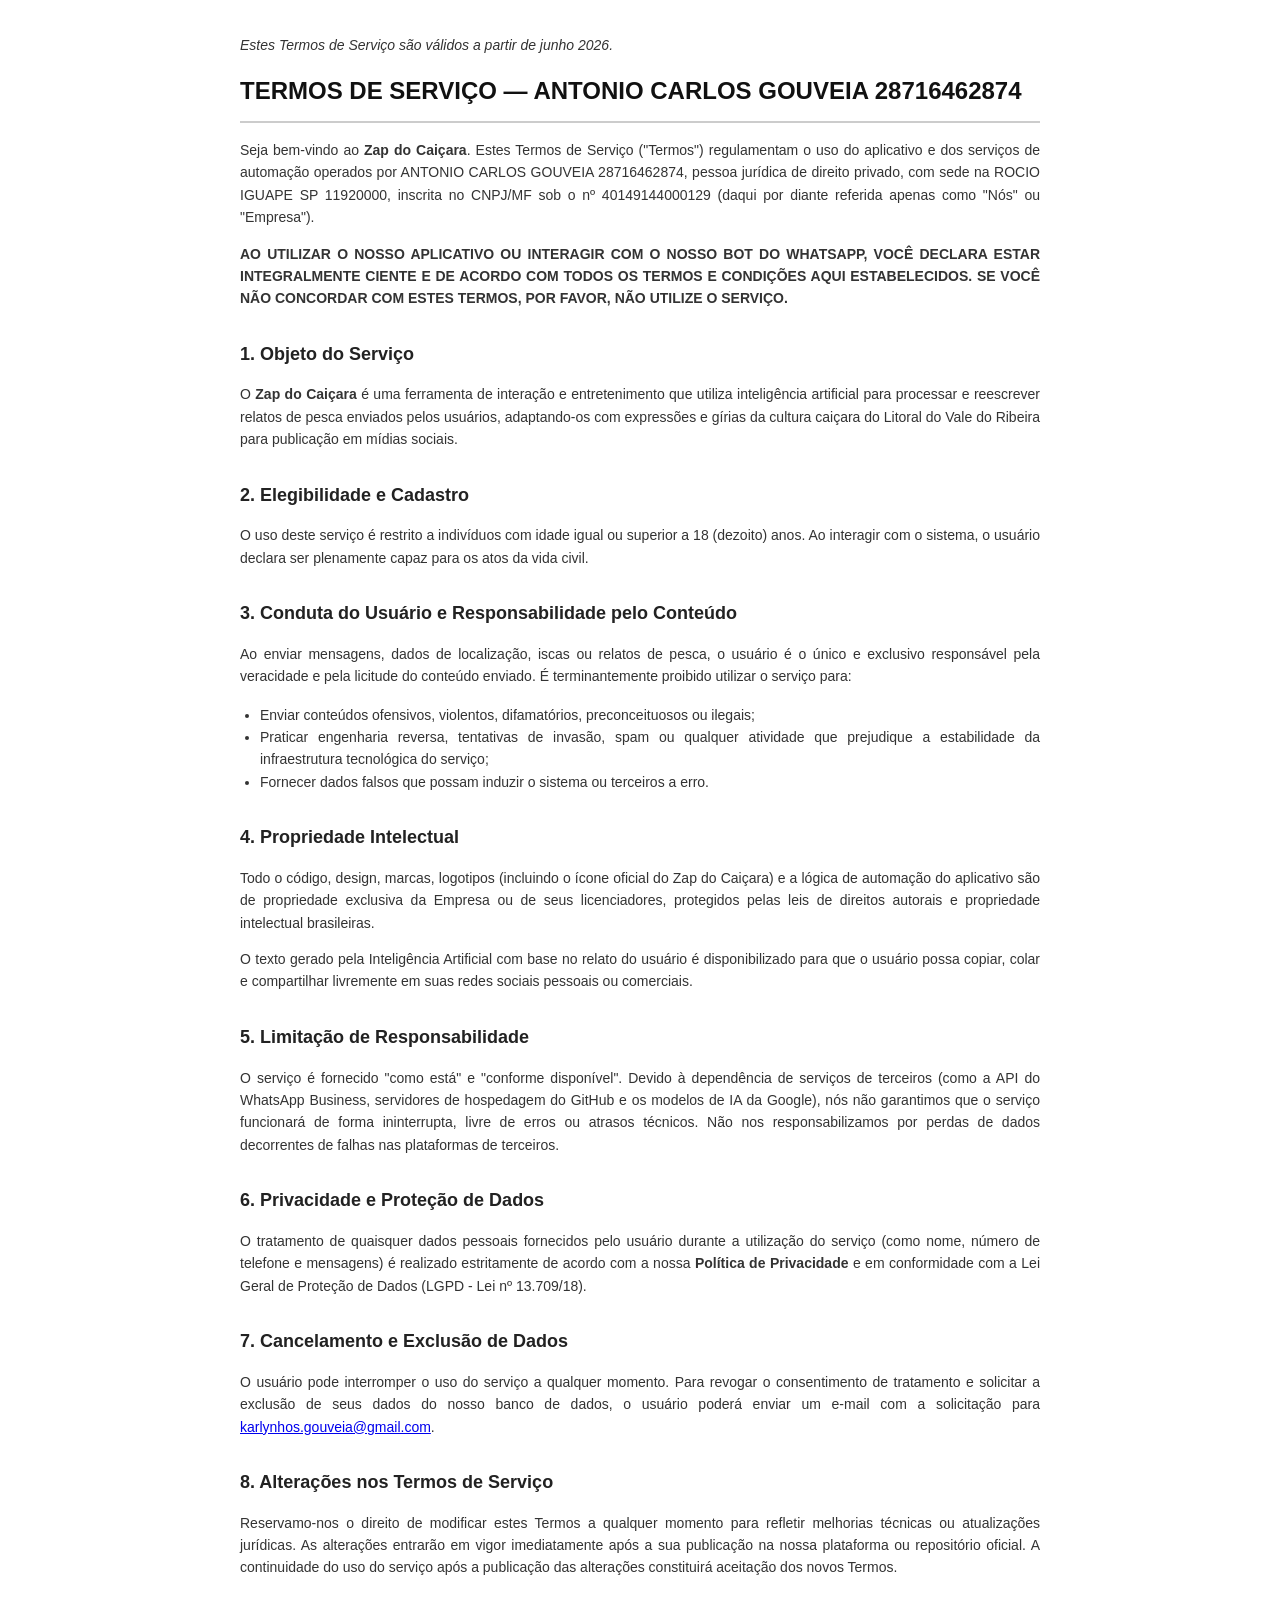
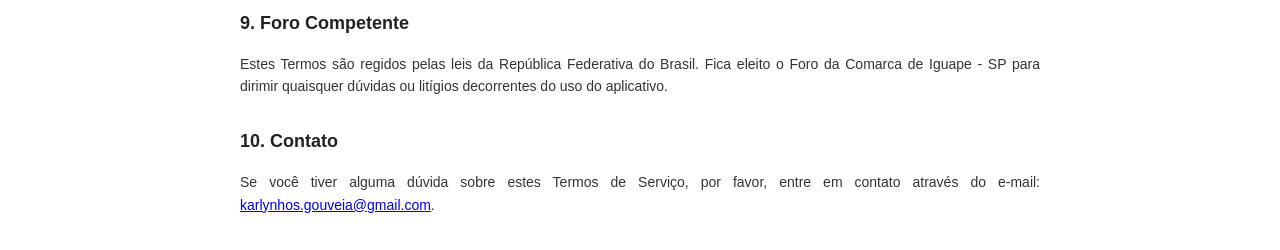
<file: termosdeservico.html>
<!DOCTYPE html>
<html lang="pt-BR">
<head>
    <meta charset="UTF-8">
    <meta name="viewport" content="width=device-width, initial-scale=1.0">
    <title>Termos de Serviço - Zap do Caiçara</title>
    <style>
        body {
            font-family: Arial, sans-serif;
            line-height: 1.6;
            color: #333;
            max-width: 800px;
            margin: 0 auto;
            padding: 20px;
        }
        h1 {
            color: #111;
            font-size: 24px;
            border-bottom: 2px solid #ccc;
            padding-bottom: 10px;
        }
        h2 {
            color: #222;
            font-size: 18px;
            margin-top: 30px;
        }
        p, li {
            font-size: 14px;
            text-align: justify;
        }
        ul {
            padding-left: 20px;
        }
        .highlight {
            font-weight: bold;
            text-transform: uppercase;
        }
    </style>
</head>
<body>

    <p><em>Estes Termos de Serviço são válidos a partir de junho 2026.</em></p>

    <h1>TERMOS DE SERVIÇO — ANTONIO CARLOS GOUVEIA 28716462874</h1>

    <p>Seja bem-vindo ao <strong>Zap do Caiçara</strong>. Estes Termos de Serviço ("Termos") regulamentam o uso do aplicativo e dos serviços de automação operados por ANTONIO CARLOS GOUVEIA 28716462874, pessoa jurídica de direito privado, com sede na ROCIO IGUAPE SP 11920000, inscrita no CNPJ/MF sob o nº 40149144000129 (daqui por diante referida apenas como "Nós" ou "Empresa").</p>

    <p class="highlight">AO UTILIZAR O NOSSO APLICATIVO OU INTERAGIR COM O NOSSO BOT DO WHATSAPP, VOCÊ DECLARA ESTAR INTEGRALMENTE CIENTE E DE ACORDO COM TODOS OS TERMOS E CONDIÇÕES AQUI ESTABELECIDOS. SE VOCÊ NÃO CONCORDAR COM ESTES TERMOS, POR FAVOR, NÃO UTILIZE O SERVIÇO.</p>

    <h2>1. Objeto do Serviço</h2>
    <p>O <strong>Zap do Caiçara</strong> é uma ferramenta de interação e entretenimento que utiliza inteligência artificial para processar e reescrever relatos de pesca enviados pelos usuários, adaptando-os com expressões e gírias da cultura caiçara do Litoral do Vale do Ribeira para publicação em mídias sociais.</p>

    <h2>2. Elegibilidade e Cadastro</h2>
    <p>O uso deste serviço é restrito a indivíduos com idade igual ou superior a 18 (dezoito) anos. Ao interagir com o sistema, o usuário declara ser plenamente capaz para os atos da vida civil.</p>

    <h2>3. Conduta do Usuário e Responsabilidade pelo Conteúdo</h2>
    <p>Ao enviar mensagens, dados de localização, iscas ou relatos de pesca, o usuário é o único e exclusivo responsável pela veracidade e pela licitude do conteúdo enviado. É terminantemente proibido utilizar o serviço para:</p>
    <ul>
        <li>Enviar conteúdos ofensivos, violentos, difamatórios, preconceituosos ou ilegais;</li>
        <li>Praticar engenharia reversa, tentativas de invasão, spam ou qualquer atividade que prejudique a estabilidade da infraestrutura tecnológica do serviço;</li>
        <li>Fornecer dados falsos que possam induzir o sistema ou terceiros a erro.</li>
    </ul>

    <h2>4. Propriedade Intelectual</h2>
    <p>Todo o código, design, marcas, logotipos (incluindo o ícone oficial do Zap do Caiçara) e a lógica de automação do aplicativo são de propriedade exclusiva da Empresa ou de seus licenciadores, protegidos pelas leis de direitos autorais e propriedade intelectual brasileiras.</p>
    <p>O texto gerado pela Inteligência Artificial com base no relato do usuário é disponibilizado para que o usuário possa copiar, colar e compartilhar livremente em suas redes sociais pessoais ou comerciais.</p>

    <h2>5. Limitação de Responsabilidade</h2>
    <p>O serviço é fornecido "como está" e "conforme disponível". Devido à dependência de serviços de terceiros (como a API do WhatsApp Business, servidores de hospedagem do GitHub e os modelos de IA da Google), nós não garantimos que o serviço funcionará de forma ininterrupta, livre de erros ou atrasos técnicos. Não nos responsabilizamos por perdas de dados decorrentes de falhas nas plataformas de terceiros.</p>

    <h2>6. Privacidade e Proteção de Dados</h2>
    <p>O tratamento de quaisquer dados pessoais fornecidos pelo usuário durante a utilização do serviço (como nome, número de telefone e mensagens) é realizado estritamente de acordo com a nossa <strong>Política de Privacidade</strong> e em conformidade com a Lei Geral de Proteção de Dados (LGPD - Lei nº 13.709/18).</p>

    <h2>7. Cancelamento e Exclusão de Dados</h2>
    <p>O usuário pode interromper o uso do serviço a qualquer momento. Para revogar o consentimento de tratamento e solicitar a exclusão de seus dados do nosso banco de dados, o usuário poderá enviar um e-mail com a solicitação para <a href="mailto:karlynhos.gouveia@gmail.com">karlynhos.gouveia@gmail.com</a>.</p>

    <h2>8. Alterações nos Termos de Serviço</h2>
    <p>Reservamo-nos o direito de modificar estes Termos a qualquer momento para refletir melhorias técnicas ou atualizações jurídicas. As alterações entrarão em vigor imediatamente após a sua publicação na nossa plataforma ou repositório oficial. A continuidade do uso do serviço após a publicação das alterações constituirá aceitação dos novos Termos.</p>

    <h2>9. Foro Competente</h2>
    <p>Estes Termos são regidos pelas leis da República Federativa do Brasil. Fica eleito o Foro da Comarca de Iguape - SP para dirimir quaisquer dúvidas ou litígios decorrentes do uso do aplicativo.</p>

    <h2>10. Contato</h2>
    <p>Se você tiver alguma dúvida sobre estes Termos de Serviço, por favor, entre em contato através do e-mail: <a href="mailto:karlynhos.gouveia@gmail.com">karlynhos.gouveia@gmail.com</a>.</p>

</body>
</html>
</file>
<file: style.css>
/*============================

Zap do Caiçara
style.css

============================*/

*{
    margin:0;
    padding:0;
    box-sizing:border-box;
}

html{
    scroll-behavior:smooth;
}

body{

    font-family:'Poppins',sans-serif;
    background:#eef6fb;
    color:#1f2937;
    overflow-x:hidden;

}

img{

    max-width:100%;
    display:block;

}

a{

    text-decoration:none;

}

.container{

    width:90%;
    max-width:1200px;
    margin:auto;

}

/*============================
HEADER
============================*/

header{

    position:fixed;
    top:0;
    left:0;
    width:100%;
    z-index:999;

    backdrop-filter:blur(16px);

    background:rgba(8,30,56,.65);

    border-bottom:1px solid rgba(255,255,255,.08);

}

header .container{

    height:82px;

    display:flex;

    justify-content:space-between;

    align-items:center;

}

.logo{

    display:flex;

    align-items:center;

    gap:14px;

    color:white;

    font-size:25px;

    font-weight:700;

}

.logo img{

    width:62px;

    border-radius:14px;

}

.logo1{

    display:flex;

    align-items:center;

    gap:14px;

    color:white;

    font-size:25px;

    font-weight:700;

}

.logo1 img{

    width:128px;

    border-radius:14px;

}

nav{

    display:flex;
    gap:40px;

}

nav a{

    color:white;

    font-weight:500;

    transition:.25s;

}

nav a:hover{

    color:#67e46c;

}

.btn-topo{

    background:#2ecb58;

    color:white;

    padding:15px 28px;

    border-radius:999px;

    font-weight:600;

    transition:.25s;

}

.btn-topo:hover{

    transform:translateY(-2px);

    background:#26b94d;

}

/*============================
HERO
============================*/

.hero{

    padding-top:150px;
    padding-bottom:100px;

    background:

    radial-gradient(circle at top left,#1877d8 0%,transparent 45%),

    radial-gradient(circle at bottom right,#0c9353 0%,transparent 38%),

    linear-gradient(135deg,#06274a,#063864,#074979);

    color:white;

}

.hero-grid{

    display:grid;

    grid-template-columns:1fr 1fr;

    align-items:center;

    gap:60px;

}

.tag{

    display:inline-block;

    background:rgba(255,255,255,.12);

    padding:10px 18px;

    border-radius:40px;

    margin-bottom:30px;

    font-size:15px;

}

.hero h1{

    font-size:64px;

    line-height:1.05;

    font-weight:800;

    margin-bottom:25px;

}

.hero p{

    font-size:22px;

    line-height:1.8;

    opacity:.95;

    max-width:600px;

}

.btn-principal{

    display:inline-block;

    margin-top:40px;

    background:#2ecc55;

    color:white;

    padding:18px 42px;

    border-radius:999px;

    font-size:20px;

    font-weight:700;

    transition:.25s;

    box-shadow:0 18px 40px rgba(0,0,0,.22);

}

.btn-principal:hover{

    transform:translateY(-3px);

}

.avaliacao{

    margin-top:35px;

    display:flex;

    gap:14px;

    align-items:center;

    font-size:18px;

}

.hero-img{

    display:flex;

    justify-content:center;

}

.hero-img img{

    width:540px;

    animation:flutuar 4s ease-in-out infinite;

    filter:drop-shadow(0 25px 45px rgba(0,0,0,.35));

}

/*============================
CARDS
============================*/

.beneficios{

    margin-top:-60px;

    padding-bottom:90px;

}

.beneficios .container{

    display:grid;

    grid-template-columns:repeat(3,1fr);

    gap:30px;

}

.card{

    background:white;

    border-radius:24px;

    padding:38px;

    box-shadow:0 18px 40px rgba(0,0,0,.08);

    transition:.30s;

}

.card:hover{

    transform:translateY(-10px);

}

.card h3{

    font-size:24px;

    margin-bottom:18px;

}

.card p{

    color:#5c6674;

    line-height:1.8;

}

/*============================
COMO FUNCIONA
============================*/

.passos{

    padding:100px 0;

}

.passos h2{

    text-align:center;

    font-size:46px;

    margin-bottom:70px;

}

.linha-passos{

    display:grid;

    grid-template-columns:repeat(4,1fr);

    gap:35px;

}

.passo{

    background:white;

    border-radius:24px;

    text-align:center;

    padding:40px 30px;

    box-shadow:0 12px 30px rgba(0,0,0,.07);

}

.icone{

    width:128px;
    height:128px;

    margin:auto;

    margin-bottom:25px;

    border-radius:50%;

    background:#0b74dd;

    color:white;

    display:flex;

    justify-content:center;

    align-items:center;

    font-size:28px;

    font-weight:bold;

}

.passo h3{

    margin-bottom:15px;

}

.passo p{

    color:#666;

    line-height:1.7;

}

/*============================
SOBRE
============================*/

.sobre{

    padding:110px 0;

    background:white;

}

.sobre h2{

    text-align:center;

    font-size:48px;

    margin-bottom:30px;

}

.sobre p{

    max-width:820px;

    margin:auto;

    text-align:center;

    line-height:2;

    color:#666;

    font-size:20px;

}

/*============================
FOOTER
============================*/

footer{

    background:#07233e;

    color:white;

    padding:45px 0;

}

footer .container{

    display:flex;

    justify-content:space-between;

    align-items:center;

}

footer a{

    color:white;

    margin-left:25px;

    opacity:.8;

}

footer a:hover{

    opacity:1;

}

/*============================
ANIMAÇÃO
============================*/

@keyframes flutuar{

0%{

transform:translateY(0px);

}

50%{

transform:translateY(-12px);

}

100%{

transform:translateY(0px);

}

}
</file>
<file: responsive.css>
/*==================================
TABLETS
==================================*/

@media (max-width:1024px){

.hero-grid{

grid-template-columns:1fr;
text-align:center;

}

.hero-texto{

display:flex;
flex-direction:column;
align-items:center;

}

.hero h1{

font-size:48px;

}

.hero p{

font-size:20px;

}

.hero-img{

margin-top:50px;

}

.hero-img img{

width:420px;

}

.beneficios .container{

grid-template-columns:1fr 1fr;

}

.linha-passos{

grid-template-columns:1fr 1fr;

gap:25px;

}

footer .container{

flex-direction:column;
gap:20px;

}

}

/*==================================
CELULARES
==================================*/

@media (max-width:768px){

header .container{

height:auto;

padding:20px 0;

flex-direction:column;

gap:18px;

}

nav{

flex-wrap:wrap;
justify-content:center;
gap:20px;

}

.logo span{

font-size:22px;

}

.hero{

padding-top:190px;
padding-bottom:70px;

}

.hero h1{

font-size:36px;

}

.hero p{

font-size:18px;

line-height:1.7;

}

.btn-principal{

font-size:18px;
padding:16px 34px;

}

.btn-topo{

padding:14px 24px;

}

.hero-img img{

width:300px;

}

.beneficios{

margin-top:0;

}

.beneficios .container{

grid-template-columns:1fr;

}

.linha-passos{

grid-template-columns:1fr;

}

.passos h2{

font-size:34px;

}

.sobre{

padding:80px 0;

}

.sobre h2{

font-size:34px;

}

.sobre p{

font-size:17px;

line-height:1.8;

}

footer{

text-align:center;

}

footer .container{

flex-direction:column;

}

footer div{

display:flex;
flex-wrap:wrap;
justify-content:center;
gap:18px;

}

footer a{

margin:0;

}

}

/*==================================
TELAS MUITO PEQUENAS
==================================*/

@media (max-width:480px){

.container{

width:92%;

}

.hero h1{

font-size:30px;

}

.hero p{

font-size:16px;

}

.tag{

font-size:13px;

}

.logo img{

width:48px;

}

.logo span{

font-size:18px;

}

.card{

padding:28px;

}

.passo{

padding:28px;

}

}
</file>
